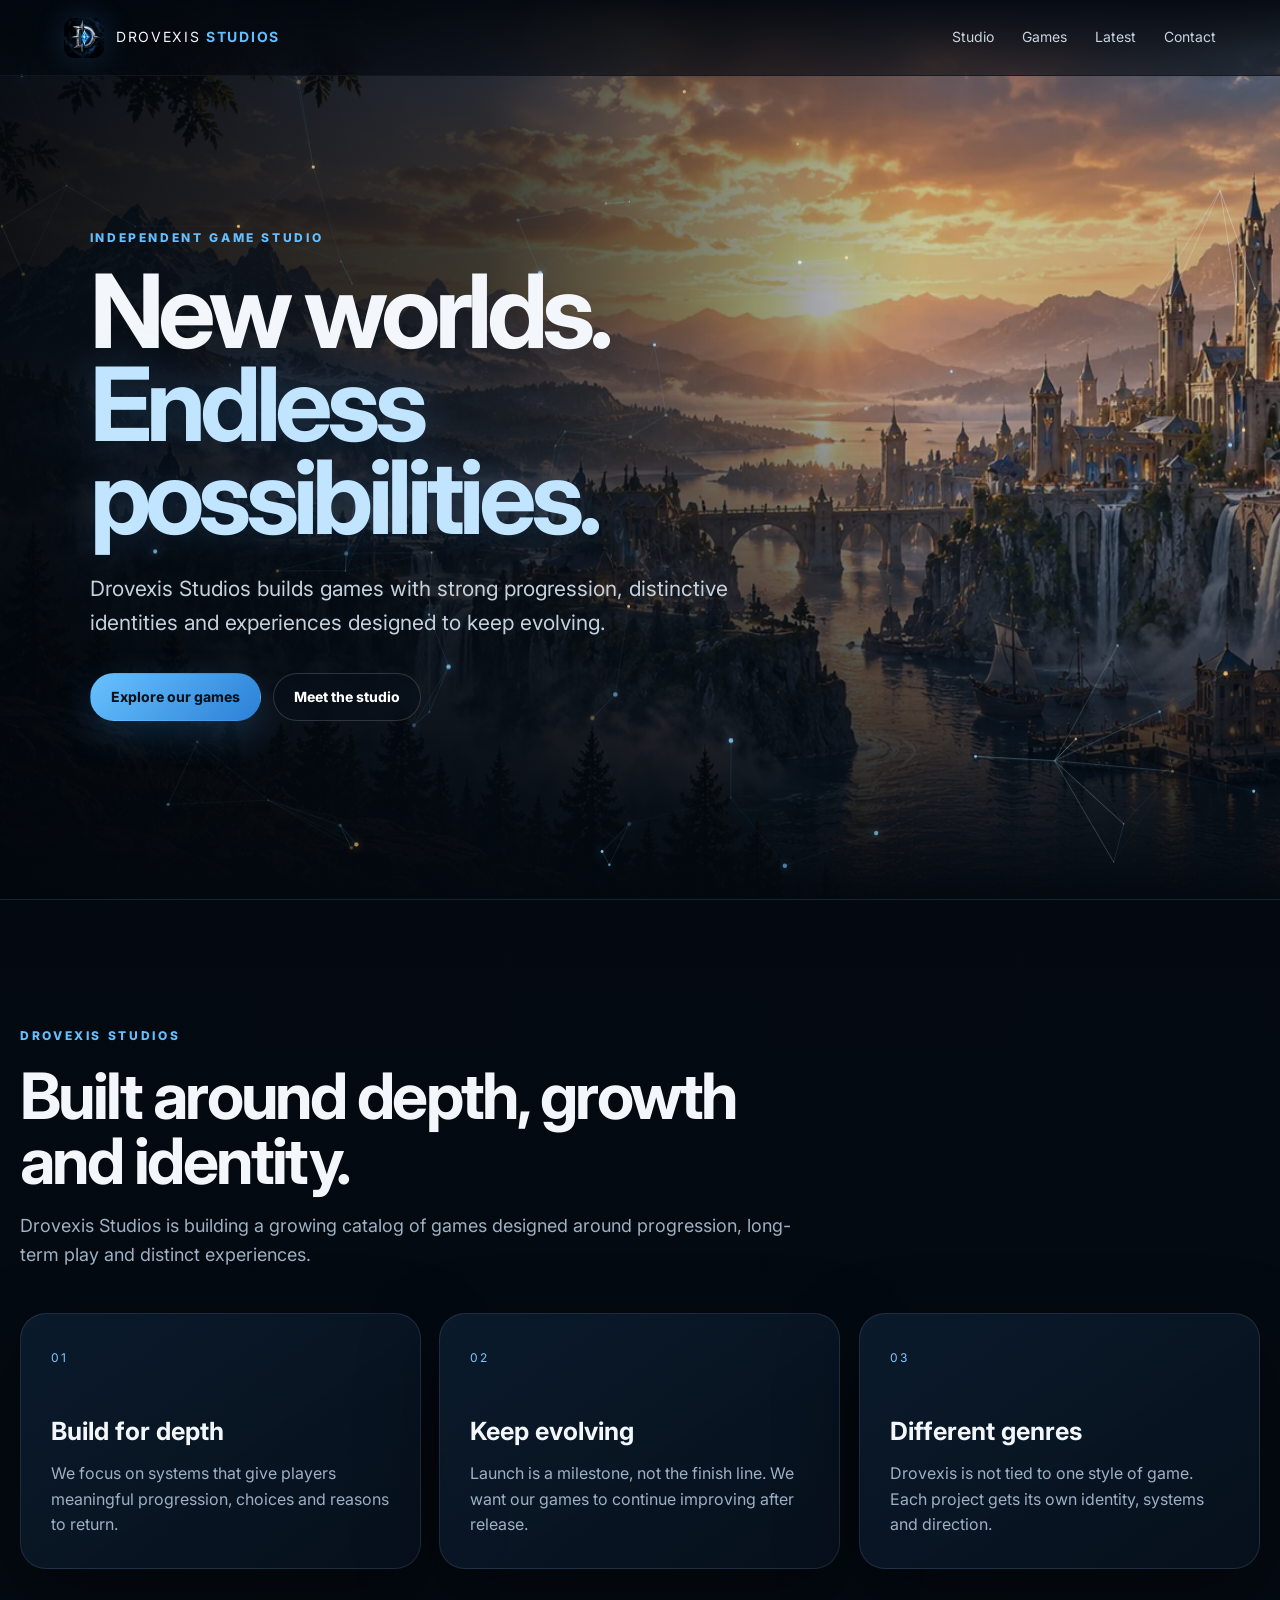
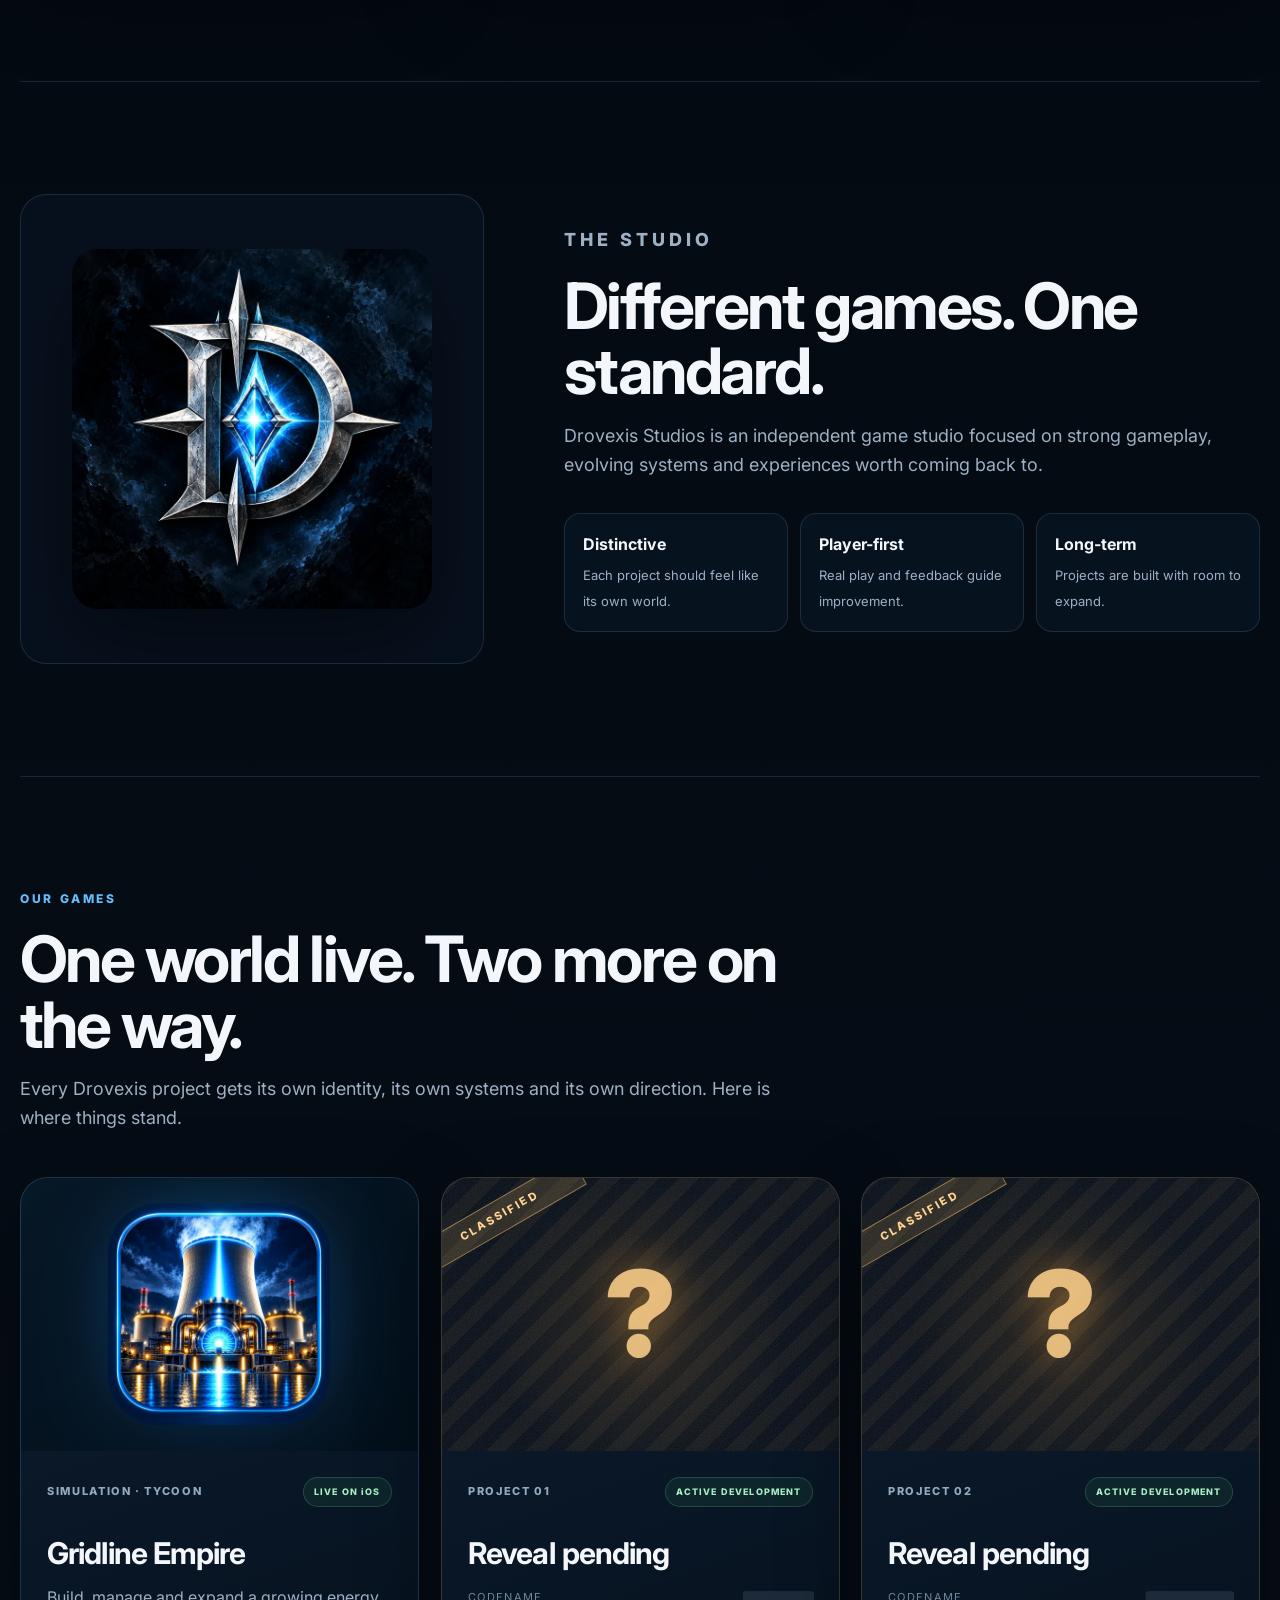
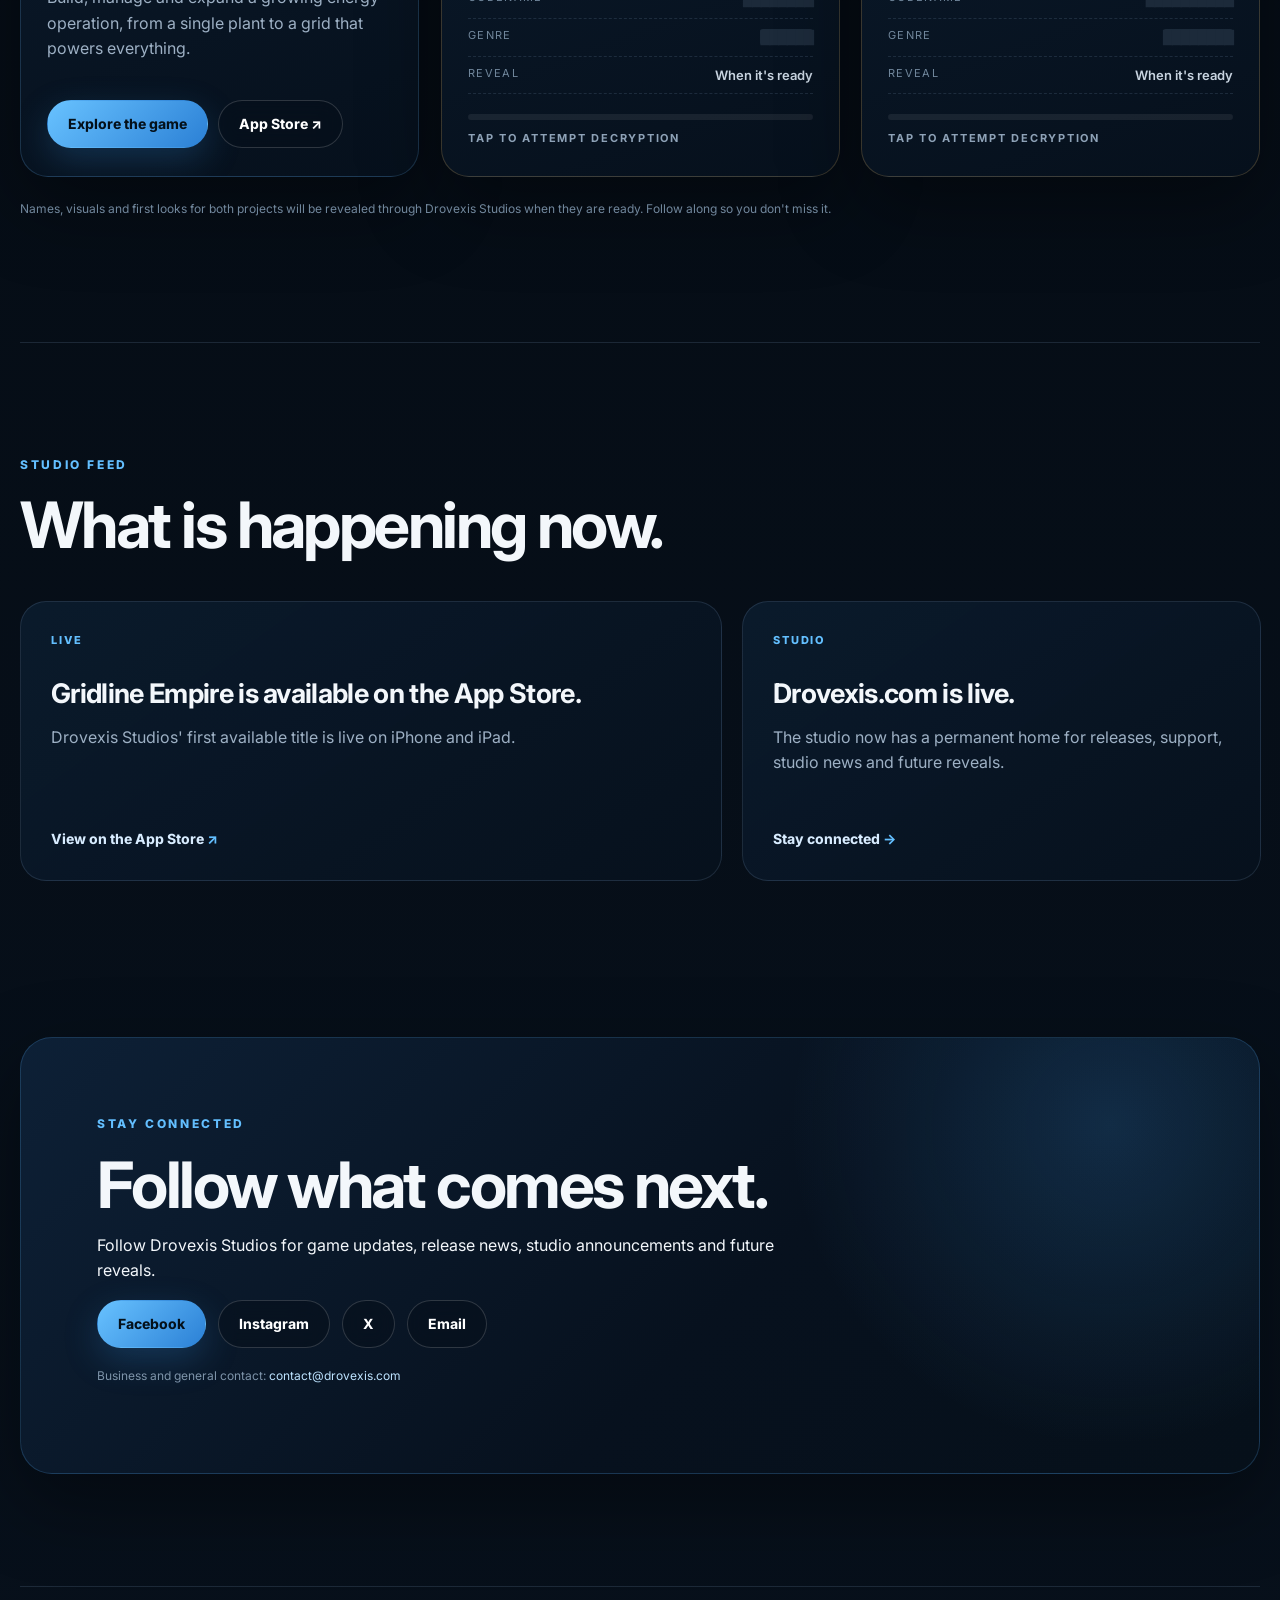
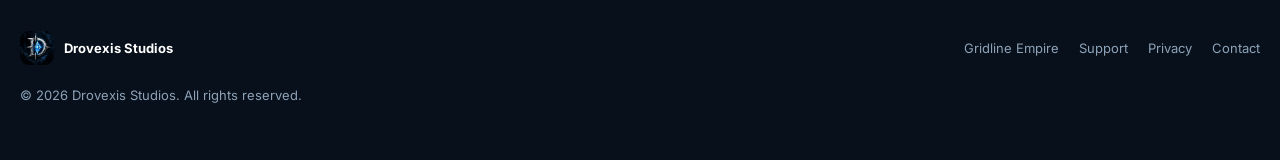
<file: index.html>
<!doctype html>
<html lang="en">
<head>
  <meta charset="utf-8" />
  <meta name="viewport" content="width=device-width, initial-scale=1" />
  <title>Drovexis Studios | New Worlds. Endless Possibilities.</title>
  <meta name="description" content="Drovexis Studios is an independent game studio building distinctive games with strong progression, lasting depth and room to grow." />
  <meta name="theme-color" content="#06101a" />
  <link rel="canonical" href="https://drovexis.com/" />
  <meta property="og:title" content="Drovexis Studios" />
  <meta property="og:description" content="Explore Drovexis Studios, Gridline Empire, studio news and future releases." />
  <meta property="og:type" content="website" />
  <meta property="og:url" content="https://drovexis.com/" />
  <meta property="og:image" content="https://drovexis.com/assets/drovexis-share.jpg" />
  <meta name="twitter:card" content="summary_large_image" />
  <meta name="twitter:site" content="@DrovexisStudios" />
  <meta name="twitter:image" content="https://drovexis.com/assets/drovexis-share.jpg" />
  <link rel="icon" type="image/png" href="assets/favicon-64.png" />
  <link rel="apple-touch-icon" href="assets/apple-touch-icon.png" />
  <link rel="preconnect" href="https://fonts.googleapis.com" />
  <link rel="preconnect" href="https://fonts.gstatic.com" crossorigin />
  <link rel="stylesheet" href="https://fonts.googleapis.com/css2?family=Inter:wght@400;600;700;800;900&display=swap" />
  <script>document.documentElement.classList.add('js')</script>
  <link rel="stylesheet" href="styles.css" />
  <script type="application/ld+json">
  {
    "@context": "https://schema.org",
    "@type": "Organization",
    "name": "Drovexis Studios",
    "url": "https://drovexis.com/",
    "logo": "https://drovexis.com/assets/drovexis-logo.png",
    "sameAs": [
      "https://www.facebook.com/drovexis",
      "https://www.instagram.com/drovexisstudio/",
      "https://x.com/DrovexisStudios"
    ],
    "email": "contact@drovexis.com"
  }
  </script>
</head>
<body>
  <a class="skip-link" href="#main">Skip to content</a>

  <header class="site-header" id="top">
    <a class="brand" href="#top" aria-label="Drovexis Studios home">
      <img src="assets/drovexis-logo.webp" alt="Drovexis Studios emblem" width="40" height="40" />
      <span>DROVEXIS <b>STUDIOS</b></span>
    </a>
    <button class="nav-toggle" aria-expanded="false" aria-controls="site-nav" aria-label="Open navigation">☰</button>
    <nav id="site-nav" class="site-nav" aria-label="Primary navigation">
      <a href="#studio">Studio</a>
      <a href="#games">Games</a>
      <a href="#latest">Latest</a>
      <a href="#contact">Contact</a>
    </nav>
  </header>

  <main id="main">
    <section class="hero" aria-labelledby="hero-title">
      <canvas class="fx-canvas" data-fx="embers" aria-hidden="true"></canvas>
      <img class="hero-bg" src="assets/drovexis-hero.webp" width="1942" height="809" fetchpriority="high" alt="A vast cinematic city and mountain landscape at sunrise" />
      <div class="hero-shade"></div>
      <div class="hero-content reveal">
        <p class="eyebrow">INDEPENDENT GAME STUDIO</p>
        <h1 id="hero-title">New worlds.<br /><span>Endless possibilities.</span></h1>
        <p class="hero-copy">Drovexis Studios builds games with strong progression, distinctive identities and experiences designed to keep evolving.</p>
        <div class="hero-actions">
          <a class="button button-primary" href="#games">Explore our games</a>
          <a class="button button-ghost" href="#studio">Meet the studio</a>
        </div>
      </div>
    </section>

    <section class="section studio-intro" aria-labelledby="intro-title">
      <div class="section-heading reveal">
        <p class="eyebrow">DROVEXIS STUDIOS</p>
        <h2 id="intro-title">Built around depth, growth and identity.</h2>
        <p>Drovexis Studios is building a growing catalog of games designed around progression, long-term play and distinct experiences.</p>
      </div>
      <div class="intro-grid">
        <article class="info-panel tilt reveal" data-tilt>
          <span class="panel-number">01</span>
          <h3>Build for depth</h3>
          <p>We focus on systems that give players meaningful progression, choices and reasons to return.</p>
        </article>
        <article class="info-panel tilt reveal" data-tilt>
          <span class="panel-number">02</span>
          <h3>Keep evolving</h3>
          <p>Launch is a milestone, not the finish line. We want our games to continue improving after release.</p>
        </article>
        <article class="info-panel tilt reveal" data-tilt>
          <span class="panel-number">03</span>
          <h3>Different genres</h3>
          <p>Drovexis is not tied to one style of game. Each project gets its own identity, systems and direction.</p>
        </article>
      </div>
    </section>

    <section class="section split-section" id="studio" aria-labelledby="studio-title">
      <div class="about-mark tilt reveal" data-tilt aria-hidden="true">
        <img src="assets/drovexis-logo.webp" alt="" width="760" height="760" loading="lazy" />
      </div>
      <div class="about-copy reveal">
        <p class="eyebrow">THE STUDIO</p>
        <h2 id="studio-title">Different games. One standard.</h2>
        <p>Drovexis Studios is an independent game studio focused on strong gameplay, evolving systems and experiences worth coming back to.</p>
        <div class="values">
          <div><strong>Distinctive</strong><span>Each project should feel like its own world.</span></div>
          <div><strong>Player-first</strong><span>Real play and feedback guide improvement.</span></div>
          <div><strong>Long-term</strong><span>Projects are built with room to expand.</span></div>
        </div>
      </div>
    </section>

    <section class="section games-lineup" id="games" aria-labelledby="games-title">
      <span id="development" class="anchor-alias" aria-hidden="true"></span>
      <div class="section-heading reveal">
        <p class="eyebrow">OUR GAMES</p>
        <h2 id="games-title">One world live. Two more on the way.</h2>
        <p>Every Drovexis project gets its own identity, its own systems and its own direction. Here is where things stand.</p>
      </div>

      <div class="lineup-grid">
        <article class="game-card tilt reveal" data-tilt>
          <div class="game-card-art">
            <img src="assets/gridline-empire-icon.webp" alt="Gridline Empire app icon" width="900" height="900" loading="lazy" />
          </div>
          <div class="game-card-body">
            <div class="project-topline"><span>SIMULATION · TYCOON</span><span class="status-badge status-live">LIVE ON iOS</span></div>
            <h3>Gridline Empire</h3>
            <p>Build, manage and expand a growing energy operation, from a single plant to a grid that powers everything.</p>
            <div class="card-actions">
              <a class="button button-primary" href="gridline-empire.html">Explore the game</a>
              <a class="button button-ghost" href="https://apps.apple.com/us/app/gridline-empire/id6809161844" target="_blank" rel="noopener">App Store ↗</a>
            </div>
          </div>
        </article>

        <article class="game-card classified tilt reveal" data-tilt data-classified tabindex="0" role="button" aria-label="Project 01, classified. Tap to attempt decryption.">
          <div class="classified-art" aria-hidden="true">
            <div class="classified-noise"></div>
            <span class="classified-stamp">CLASSIFIED</span>
            <span class="classified-q">?</span>
          </div>
          <div class="game-card-body">
            <div class="project-topline"><span>PROJECT 01</span><span class="status-badge">ACTIVE DEVELOPMENT</span></div>
            <h3 class="scramble" data-text="Reveal pending">Reveal pending</h3>
            <dl class="file-lines">
              <div><dt>Codename</dt><dd><span class="redact">████████</span></dd></div>
              <div><dt>Genre</dt><dd><span class="redact">██████</span></dd></div>
              <div><dt>Reveal</dt><dd>When it's ready</dd></div>
            </dl>
            <div class="decrypt"><div class="decrypt-bar"><span></span></div><p class="decrypt-msg">Tap to attempt decryption</p></div>
          </div>
        </article>

        <article class="game-card classified tilt reveal" data-tilt data-classified tabindex="0" role="button" aria-label="Project 02, classified. Tap to attempt decryption.">
          <div class="classified-art" aria-hidden="true">
            <div class="classified-noise"></div>
            <span class="classified-stamp">CLASSIFIED</span>
            <span class="classified-q">?</span>
          </div>
          <div class="game-card-body">
            <div class="project-topline"><span>PROJECT 02</span><span class="status-badge">ACTIVE DEVELOPMENT</span></div>
            <h3 class="scramble" data-text="Reveal pending">Reveal pending</h3>
            <dl class="file-lines">
              <div><dt>Codename</dt><dd><span class="redact">██████████</span></dd></div>
              <div><dt>Genre</dt><dd><span class="redact">████████</span></dd></div>
              <div><dt>Reveal</dt><dd>When it's ready</dd></div>
            </dl>
            <div class="decrypt"><div class="decrypt-bar"><span></span></div><p class="decrypt-msg">Tap to attempt decryption</p></div>
          </div>
        </article>
      </div>
      <p class="development-note reveal">Names, visuals and first looks for both projects will be revealed through Drovexis Studios when they are ready. Follow along so you don't miss it.</p>
    </section>

    <section class="section latest" id="latest" aria-labelledby="latest-title">
      <div class="section-heading reveal">
        <p class="eyebrow">STUDIO FEED</p>
        <h2 id="latest-title">What is happening now.</h2>
      </div>
      <div class="latest-grid">
        <article class="news-card tilt reveal" data-tilt>
          <span class="news-tag">LIVE</span>
          <h3>Gridline Empire is available on the App Store.</h3>
          <p>Drovexis Studios' first available title is live on iPhone and iPad.</p>
          <a class="text-link" href="https://apps.apple.com/us/app/gridline-empire/id6809161844" target="_blank" rel="noopener">View on the App Store <span>↗</span></a>
        </article>
        <article class="news-card tilt reveal" data-tilt>
          <span class="news-tag">STUDIO</span>
          <h3>Drovexis.com is live.</h3>
          <p>The studio now has a permanent home for releases, support, studio news and future reveals.</p>
          <a class="text-link" href="#contact">Stay connected <span>→</span></a>
        </article>
      </div>
    </section>

    <section class="section contact" id="contact" aria-labelledby="contact-title">
      <div class="contact-panel reveal">
        <div>
          <p class="eyebrow">STAY CONNECTED</p>
          <h2 id="contact-title">Follow what comes next.</h2>
          <p>Follow Drovexis Studios for game updates, release news, studio announcements and future reveals.</p>
        </div>
        <div class="social-row">
          <a class="button button-primary" href="https://www.facebook.com/drovexis" target="_blank" rel="noopener">Facebook</a>
          <a class="button button-ghost" href="https://www.instagram.com/drovexisstudio/" target="_blank" rel="noopener">Instagram</a>
          <a class="button button-ghost" href="https://x.com/DrovexisStudios" target="_blank" rel="noopener">X</a>
          <a class="button button-ghost" href="mailto:contact@drovexis.com">Email</a>
        </div>
        <p class="microcopy">Business and general contact: <a href="mailto:contact@drovexis.com">contact@drovexis.com</a></p>
      </div>
    </section>
  </main>

  <footer class="site-footer">
    <div class="footer-brand">
      <img src="assets/drovexis-logo.webp" alt="" width="34" height="34" />
      <span>Drovexis Studios</span>
    </div>
    <div class="footer-links">
      <a href="gridline-empire.html">Gridline Empire</a>
      <a href="support.html">Support</a>
      <a href="privacy.html">Privacy</a>
      <a href="mailto:contact@drovexis.com">Contact</a>
    </div>
    <p>© <span id="year"></span> Drovexis Studios. All rights reserved.</p>
  </footer>

  <script src="script.js"></script>
</body>
</html>
</file>
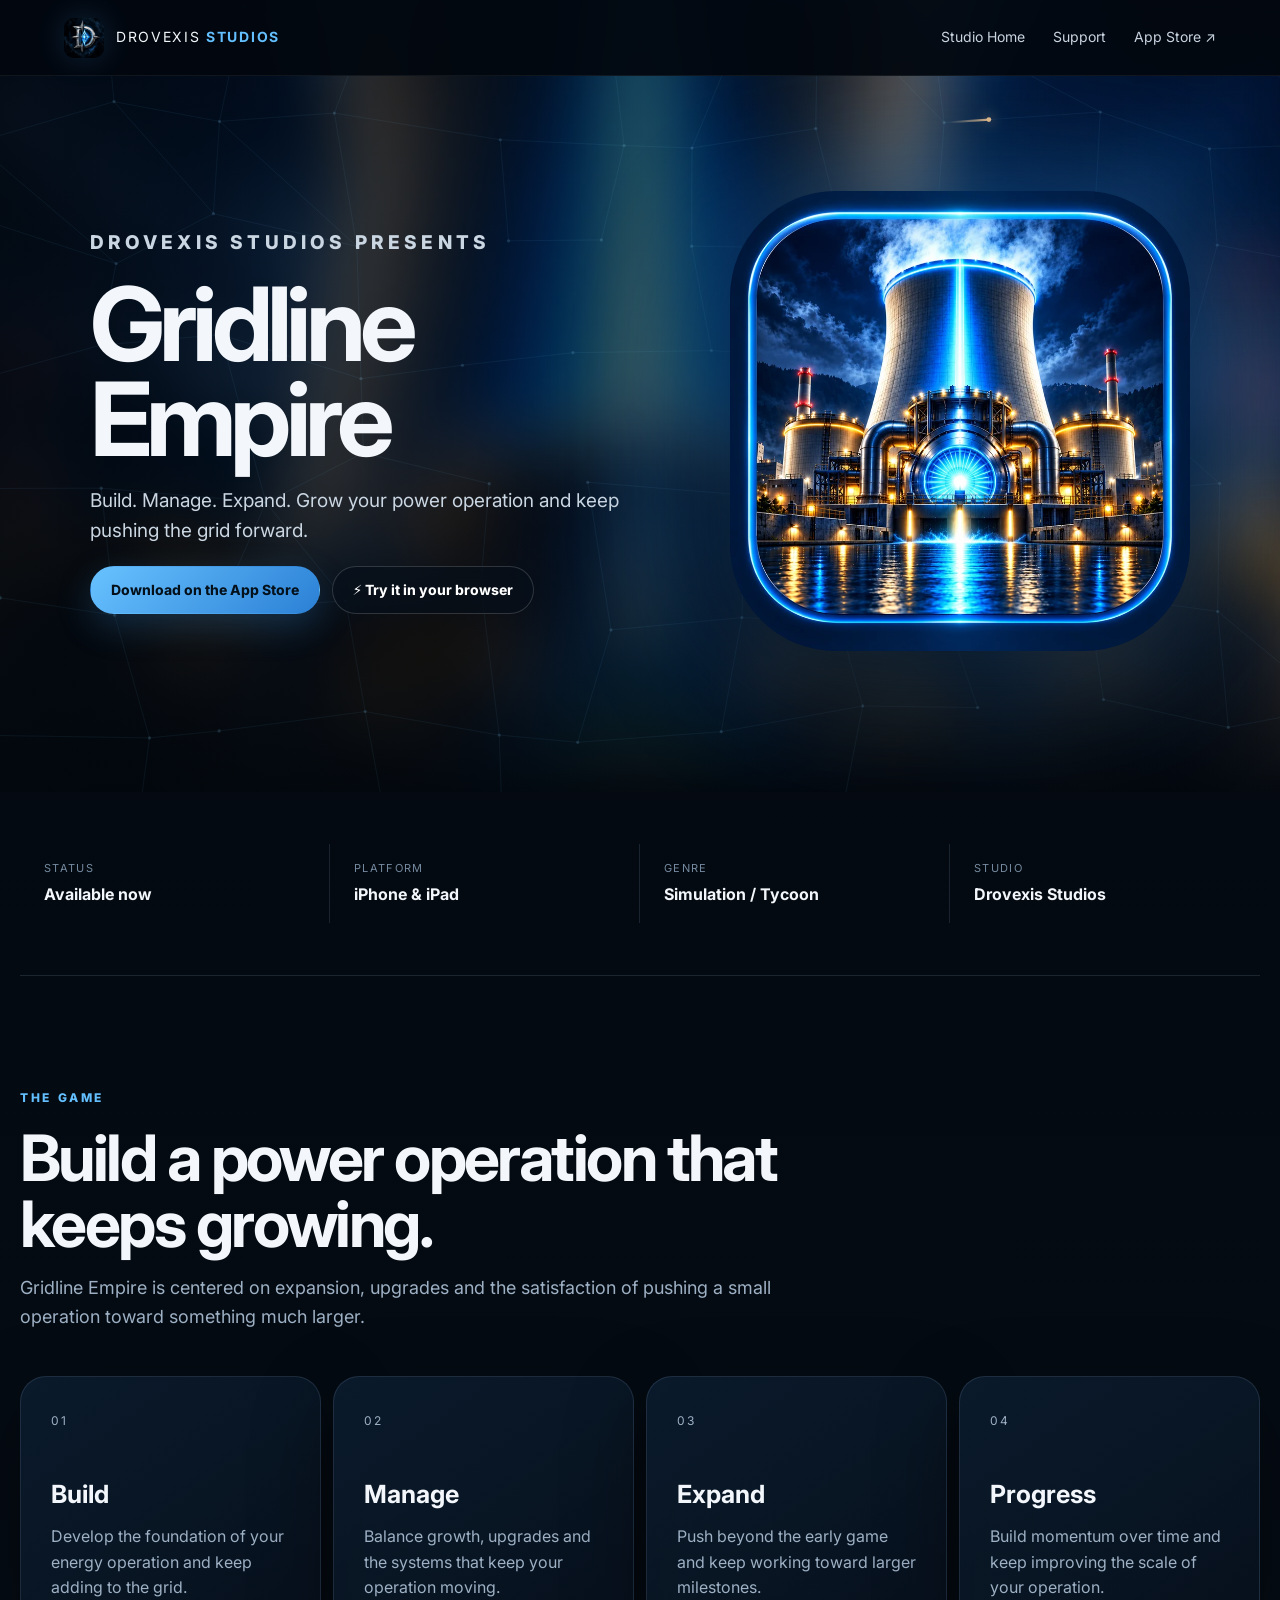
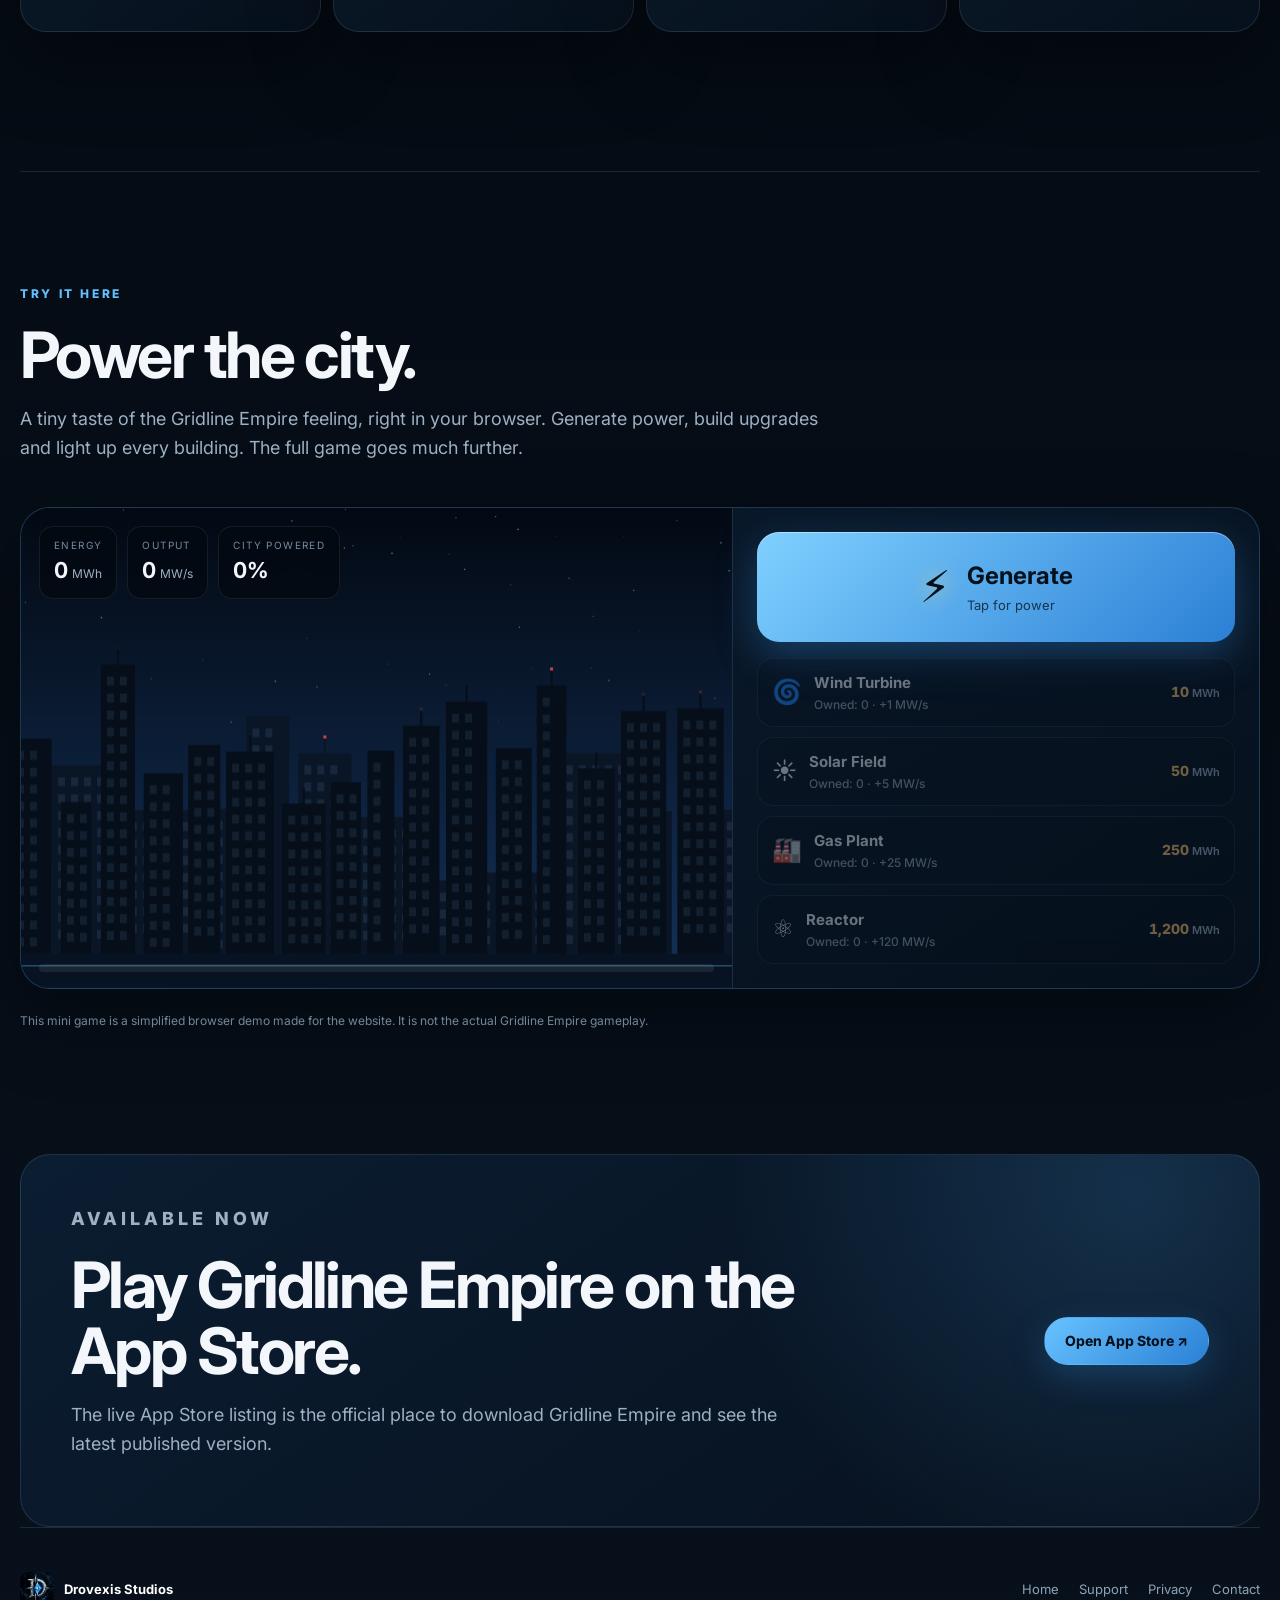
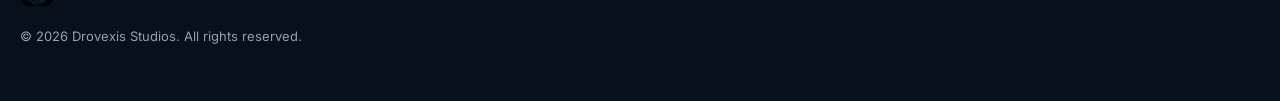
<file: gridline-empire.html>
<!doctype html>
<html lang="en">
<head>
  <meta charset="utf-8" />
  <meta name="viewport" content="width=device-width, initial-scale=1" />
  <title>Gridline Empire | Drovexis Studios</title>
  <meta name="description" content="Gridline Empire is a mobile simulation and tycoon game from Drovexis Studios. Build, manage and expand your growing power operation." />
  <meta name="theme-color" content="#06101a" />
  <link rel="canonical" href="https://drovexis.com/gridline-empire.html" />
  <meta property="og:title" content="Gridline Empire | Drovexis Studios" />
  <meta property="og:description" content="Build, manage and expand your power operation. Gridline Empire is available now on the App Store." />
  <meta property="og:type" content="website" />
  <meta property="og:url" content="https://drovexis.com/gridline-empire.html" />
  <meta property="og:image" content="https://drovexis.com/assets/gridline-empire-share.jpg" />
  <meta name="twitter:card" content="summary_large_image" />
  <meta name="twitter:site" content="@DrovexisStudios" />
  <meta name="twitter:image" content="https://drovexis.com/assets/gridline-empire-share.jpg" />
  <link rel="icon" type="image/png" href="assets/favicon-64.png" />
  <link rel="apple-touch-icon" href="assets/apple-touch-icon.png" />
  <link rel="preconnect" href="https://fonts.googleapis.com" />
  <link rel="preconnect" href="https://fonts.gstatic.com" crossorigin />
  <link rel="stylesheet" href="https://fonts.googleapis.com/css2?family=Inter:wght@400;600;700;800;900&display=swap" />
  <script>document.documentElement.classList.add('js')</script>
  <link rel="stylesheet" href="styles.css" />
  <script type="application/ld+json">
  {
    "@context": "https://schema.org",
    "@type": "VideoGame",
    "name": "Gridline Empire",
    "url": "https://drovexis.com/gridline-empire.html",
    "image": "https://drovexis.com/assets/gridline-empire-icon.png",
    "gamePlatform": "iOS",
    "applicationCategory": "Game",
    "publisher": {
      "@type": "Organization",
      "name": "Drovexis Studios",
      "url": "https://drovexis.com/"
    },
    "sameAs": "https://apps.apple.com/us/app/gridline-empire/id6809161844"
  }
  </script>
</head>
<body>
  <header class="site-header compact-header">
    <a class="brand" href="index.html" aria-label="Drovexis Studios home">
      <img src="assets/drovexis-logo.webp" alt="Drovexis Studios emblem" width="40" height="40" />
      <span>DROVEXIS <b>STUDIOS</b></span>
    </a>
    <button class="nav-toggle" aria-expanded="false" aria-controls="site-nav" aria-label="Open navigation">☰</button>
    <nav id="site-nav" class="site-nav" aria-label="Game navigation">
      <a href="index.html">Studio Home</a>
      <a href="support.html">Support</a>
      <a href="https://apps.apple.com/us/app/gridline-empire/id6809161844" target="_blank" rel="noopener">App Store ↗</a>
    </nav>
  </header>

  <main>
    <section class="game-detail-hero icon-hero">
      <div class="icon-hero-bg" aria-hidden="true"></div>
      <canvas class="fx-canvas" data-fx="grid" aria-hidden="true"></canvas>
      <div class="game-detail-shade"></div>
      <div class="game-detail-content reveal">
        <img class="game-detail-icon" src="assets/gridline-empire-icon.webp" alt="Gridline Empire app icon" width="116" height="116" />
        <p class="eyebrow">DROVEXIS STUDIOS PRESENTS</p>
        <h1>Gridline Empire</h1>
        <p>Build. Manage. Expand. Grow your power operation and keep pushing the grid forward.</p>
        <div class="hero-actions">
          <a class="button button-primary" href="https://apps.apple.com/us/app/gridline-empire/id6809161844" target="_blank" rel="noopener">Download on the App Store</a>
          <a class="button button-ghost" href="#play">⚡ Try it in your browser</a>
        </div>
      </div>
      <div class="icon-hero-art tilt reveal" data-tilt data-tilt-max="14" aria-hidden="true">
        <img src="assets/gridline-empire-icon.webp" alt="" width="900" height="900" fetchpriority="high" />
      </div>
    </section>

    <section class="section game-facts reveal" aria-label="Gridline Empire facts">
      <div><span>Status</span><strong>Available now</strong></div>
      <div><span>Platform</span><strong>iPhone & iPad</strong></div>
      <div><span>Genre</span><strong>Simulation / Tycoon</strong></div>
      <div><span>Studio</span><strong>Drovexis Studios</strong></div>
    </section>

    <section class="section">
      <div class="section-heading reveal">
        <p class="eyebrow">THE GAME</p>
        <h2>Build a power operation that keeps growing.</h2>
        <p>Gridline Empire is centered on expansion, upgrades and the satisfaction of pushing a small operation toward something much larger.</p>
      </div>
      <div class="feature-grid feature-grid-large">
        <article class="info-panel tilt reveal" data-tilt><span class="panel-number">01</span><h3>Build</h3><p>Develop the foundation of your energy operation and keep adding to the grid.</p></article>
        <article class="info-panel tilt reveal" data-tilt><span class="panel-number">02</span><h3>Manage</h3><p>Balance growth, upgrades and the systems that keep your operation moving.</p></article>
        <article class="info-panel tilt reveal" data-tilt><span class="panel-number">03</span><h3>Expand</h3><p>Push beyond the early game and keep working toward larger milestones.</p></article>
        <article class="info-panel tilt reveal" data-tilt><span class="panel-number">04</span><h3>Progress</h3><p>Build momentum over time and keep improving the scale of your operation.</p></article>
      </div>
    </section>

    <section class="section mini-game-section" id="play" aria-labelledby="play-title">
      <div class="section-heading reveal">
        <p class="eyebrow">TRY IT HERE</p>
        <h2 id="play-title">Power the city.</h2>
        <p>A tiny taste of the Gridline Empire feeling, right in your browser. Generate power, build upgrades and light up every building. The full game goes much further.</p>
      </div>

      <div class="mini-game reveal" data-minigame>
        <div class="mg-stage">
          <canvas class="mg-canvas" aria-label="City skyline that lights up as you supply more power" role="img"></canvas>
          <div class="mg-hud">
            <div><span>Energy</span><strong data-mg="energy">0</strong><small>MWh</small></div>
            <div><span>Output</span><strong data-mg="rate">0</strong><small>MW/s</small></div>
            <div><span>City powered</span><strong data-mg="pct">0%</strong></div>
          </div>
          <div class="mg-progress" aria-hidden="true"><span data-mg="bar"></span></div>
        </div>

        <div class="mg-controls">
          <button class="mg-generate" type="button" data-mg="tap">
            <span class="mg-bolt" aria-hidden="true">⚡</span>
            <span><b>Generate</b><small>Tap for power</small></span>
          </button>
          <div class="mg-shop" role="list">
            <button class="mg-item" type="button" role="listitem" data-buy="turbine"><span class="mg-ico" aria-hidden="true">🌀</span><span class="mg-name">Wind Turbine<small data-own="turbine">Owned: 0</small></span><span class="mg-cost" data-cost="turbine">10</span></button>
            <button class="mg-item" type="button" role="listitem" data-buy="solar"><span class="mg-ico" aria-hidden="true">☀️</span><span class="mg-name">Solar Field<small data-own="solar">Owned: 0</small></span><span class="mg-cost" data-cost="solar">50</span></button>
            <button class="mg-item" type="button" role="listitem" data-buy="gas"><span class="mg-ico" aria-hidden="true">🏭</span><span class="mg-name">Gas Plant<small data-own="gas">Owned: 0</small></span><span class="mg-cost" data-cost="gas">250</span></button>
            <button class="mg-item" type="button" role="listitem" data-buy="reactor"><span class="mg-ico" aria-hidden="true">⚛️</span><span class="mg-name">Reactor<small data-own="reactor">Owned: 0</small></span><span class="mg-cost" data-cost="reactor">1,200</span></button>
          </div>
        </div>

        <div class="mg-win" data-mg="win" hidden>
          <div class="mg-win-card">
            <p class="eyebrow">CITY POWERED</p>
            <h3>You lit up the whole city.</h3>
            <p>Finished in <b data-mg="time">0s</b>. That was the warm-up. In Gridline Empire, this is where your empire starts.</p>
            <div class="hero-actions">
              <a class="button button-primary" href="https://apps.apple.com/us/app/gridline-empire/id6809161844" target="_blank" rel="noopener">Get the full game ↗</a>
              <button class="button button-ghost" type="button" data-mg="reset">Play again</button>
            </div>
          </div>
        </div>
      </div>
      <p class="development-note reveal">This mini game is a simplified browser demo made for the website. It is not the actual Gridline Empire gameplay.</p>
    </section>

    <section class="section release-panel reveal">
      <div>
        <p class="eyebrow">AVAILABLE NOW</p>
        <h2>Play Gridline Empire on the App Store.</h2>
        <p>The live App Store listing is the official place to download Gridline Empire and see the latest published version.</p>
      </div>
      <a class="button button-primary" href="https://apps.apple.com/us/app/gridline-empire/id6809161844" target="_blank" rel="noopener">Open App Store ↗</a>
    </section>
  </main>

  <footer class="site-footer">
    <div class="footer-brand"><img src="assets/drovexis-logo.webp" alt="" width="34" height="34" /><span>Drovexis Studios</span></div>
    <div class="footer-links"><a href="index.html">Home</a><a href="support.html">Support</a><a href="privacy.html">Privacy</a><a href="mailto:contact@drovexis.com">Contact</a></div>
    <p>© <span id="year"></span> Drovexis Studios. All rights reserved.</p>
  </footer>
  <script src="script.js"></script>
</body>
</html>
</file>
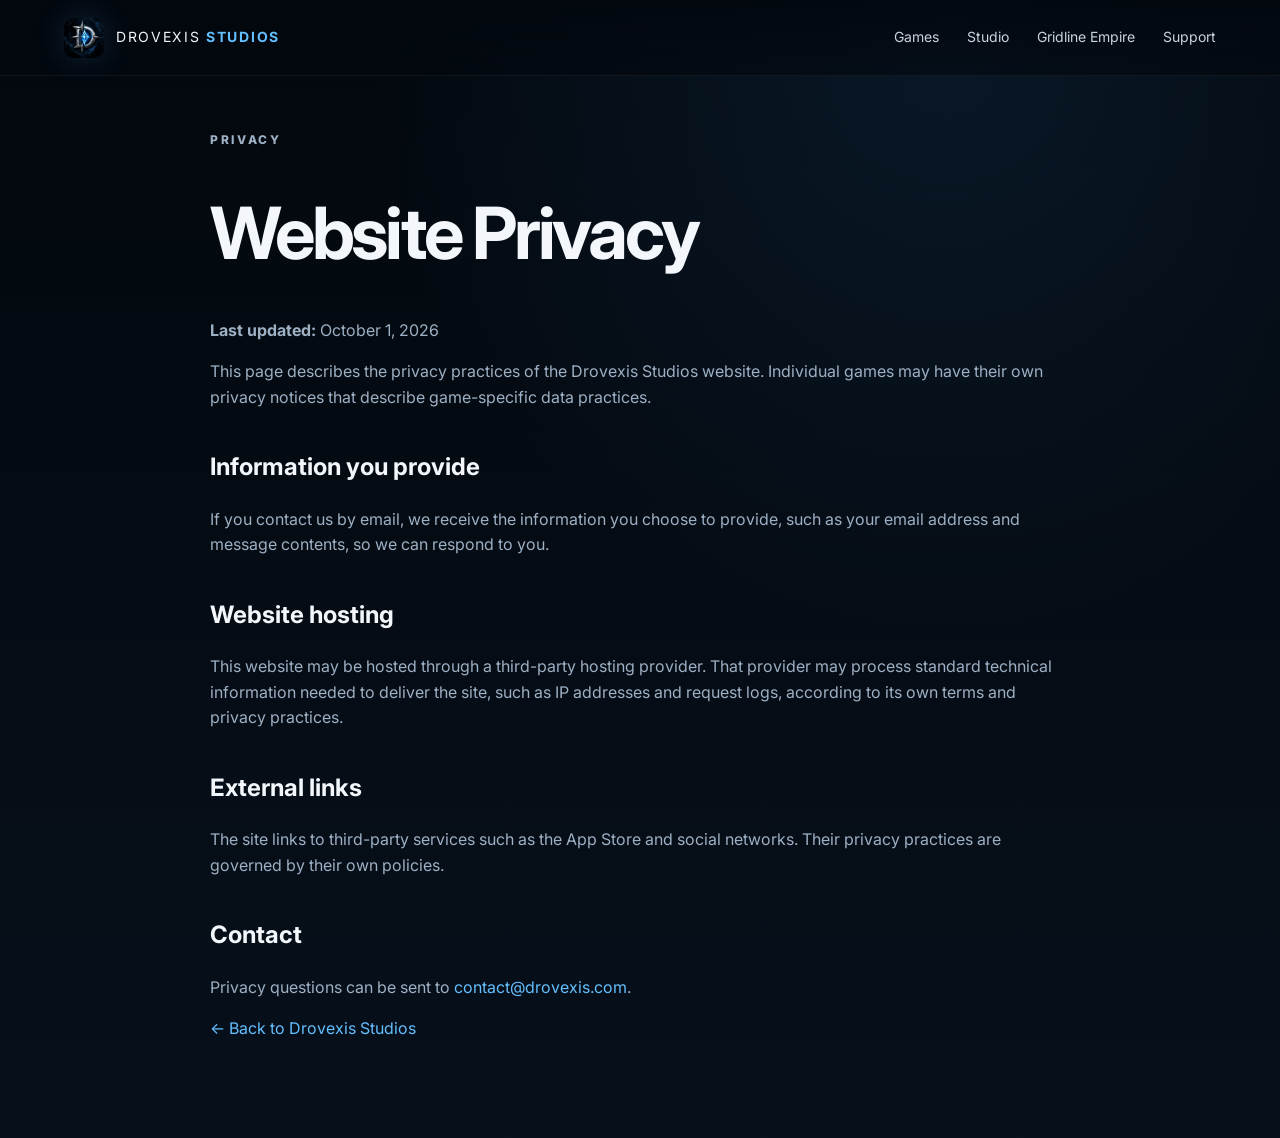
<file: privacy.html>
<!doctype html>
<html lang="en">
<head>
  <meta charset="utf-8" />
  <meta name="viewport" content="width=device-width, initial-scale=1" />
  <title>Privacy | Drovexis Studios</title>
  <meta name="description" content="Website privacy information for Drovexis Studios." />
  <link rel="icon" type="image/png" href="assets/favicon-64.png" />
  <link rel="apple-touch-icon" href="assets/apple-touch-icon.png" />
  <link rel="preconnect" href="https://fonts.googleapis.com" />
  <link rel="preconnect" href="https://fonts.gstatic.com" crossorigin />
  <link rel="stylesheet" href="https://fonts.googleapis.com/css2?family=Inter:wght@400;600;700;800;900&display=swap" />
  <script>document.documentElement.classList.add('js')</script>
  <link rel="stylesheet" href="styles.css" />
</head>
<body>
  <header class="site-header">
    <a class="brand" href="index.html"><img src="assets/drovexis-logo.webp" alt="Drovexis Studios emblem" width="40" height="40" /><span>DROVEXIS <b>STUDIOS</b></span></a>
    <button class="nav-toggle" aria-expanded="false" aria-controls="site-nav" aria-label="Open navigation">☰</button>
    <nav id="site-nav" class="site-nav" aria-label="Primary navigation"><a href="index.html#games">Games</a><a href="index.html#studio">Studio</a><a href="gridline-empire.html">Gridline Empire</a><a href="support.html">Support</a></nav>
  </header>
  <main class="legal-page">
    <p class="eyebrow">PRIVACY</p>
    <h1>Website Privacy</h1>
    <p><strong>Last updated:</strong> October 1, 2026</p>
    <p>This page describes the privacy practices of the Drovexis Studios website. Individual games may have their own privacy notices that describe game-specific data practices.</p>
    <h2>Information you provide</h2>
    <p>If you contact us by email, we receive the information you choose to provide, such as your email address and message contents, so we can respond to you.</p>
    <h2>Website hosting</h2>
    <p>This website may be hosted through a third-party hosting provider. That provider may process standard technical information needed to deliver the site, such as IP addresses and request logs, according to its own terms and privacy practices.</p>
    <h2>External links</h2>
    <p>The site links to third-party services such as the App Store and social networks. Their privacy practices are governed by their own policies.</p>
    <h2>Contact</h2>
    <p>Privacy questions can be sent to <a href="mailto:contact@drovexis.com">contact@drovexis.com</a>.</p>
    <p><a href="index.html">← Back to Drovexis Studios</a></p>
  </main>
  <script src="script.js"></script>
</body>
</html>
</file>
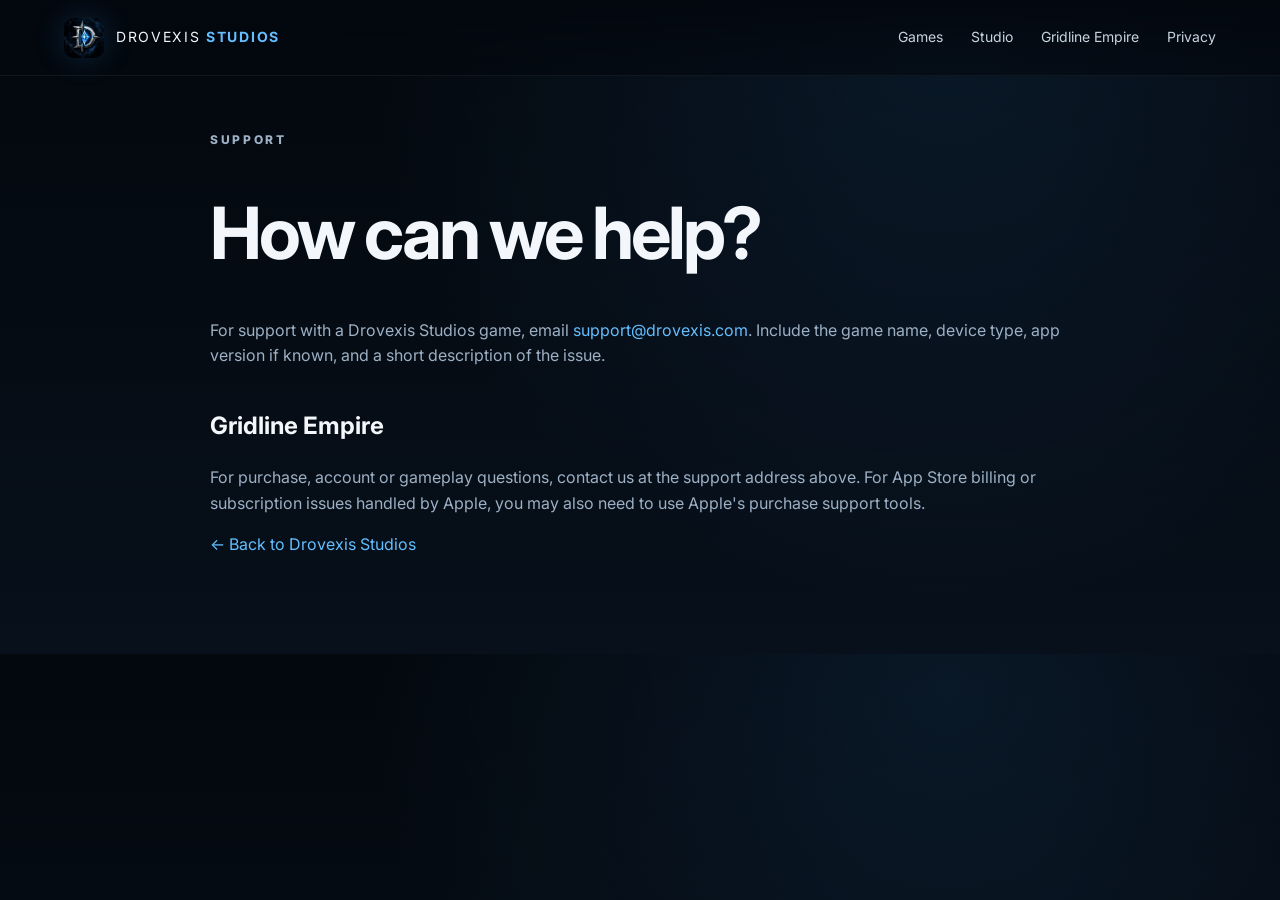
<file: support.html>
<!doctype html>
<html lang="en">
<head>
  <meta charset="utf-8" />
  <meta name="viewport" content="width=device-width, initial-scale=1" />
  <title>Support | Drovexis Studios</title>
  <meta name="description" content="Support and contact information for Drovexis Studios games." />
  <link rel="icon" type="image/png" href="assets/favicon-64.png" />
  <link rel="apple-touch-icon" href="assets/apple-touch-icon.png" />
  <link rel="preconnect" href="https://fonts.googleapis.com" />
  <link rel="preconnect" href="https://fonts.gstatic.com" crossorigin />
  <link rel="stylesheet" href="https://fonts.googleapis.com/css2?family=Inter:wght@400;600;700;800;900&display=swap" />
  <script>document.documentElement.classList.add('js')</script>
  <link rel="stylesheet" href="styles.css" />
</head>
<body>
  <header class="site-header">
    <a class="brand" href="index.html"><img src="assets/drovexis-logo.webp" alt="Drovexis Studios emblem" width="40" height="40" /><span>DROVEXIS <b>STUDIOS</b></span></a>
    <button class="nav-toggle" aria-expanded="false" aria-controls="site-nav" aria-label="Open navigation">☰</button>
    <nav id="site-nav" class="site-nav" aria-label="Primary navigation"><a href="index.html#games">Games</a><a href="index.html#studio">Studio</a><a href="gridline-empire.html">Gridline Empire</a><a href="privacy.html">Privacy</a></nav>
  </header>
  <main class="legal-page">
    <p class="eyebrow">SUPPORT</p>
    <h1>How can we help?</h1>
    <p>For support with a Drovexis Studios game, email <a href="mailto:support@drovexis.com">support@drovexis.com</a>. Include the game name, device type, app version if known, and a short description of the issue.</p>
    <h2>Gridline Empire</h2>
    <p>For purchase, account or gameplay questions, contact us at the support address above. For App Store billing or subscription issues handled by Apple, you may also need to use Apple's purchase support tools.</p>
    <p><a href="index.html">← Back to Drovexis Studios</a></p>
  </main>
  <script src="script.js"></script>
</body>
</html>
</file>
<file: styles.css>
:root {
  --bg:#040a11; --bg2:#07111d; --panel:rgba(11,25,42,.82); --panel-solid:#0a1727;
  --text:#f3f7fb; --muted:#9db0c4; --line:rgba(153,190,226,.15); --blue:#63bfff;
  --blue2:#287cca; --gold:#ffc56a; --green:#85deb0; --shadow:0 28px 80px rgba(0,0,0,.38);
  --radius:26px; --max:1240px;
}
*{box-sizing:border-box} html{scroll-behavior:smooth} body{margin:0;font-family:Inter,ui-sans-serif,system-ui,-apple-system,BlinkMacSystemFont,"Segoe UI",sans-serif;background:radial-gradient(circle at 74% 5%,rgba(45,119,187,.14),transparent 36rem),linear-gradient(180deg,#03080e 0%,var(--bg) 30%,#07101b 100%);color:var(--text);line-height:1.6} a{color:inherit;text-decoration:none} img{max-width:100%;display:block} button,a{-webkit-tap-highlight-color:transparent}
.skip-link{position:fixed;top:12px;left:12px;z-index:999;transform:translateY(-160%);background:white;color:black;padding:8px 12px;border-radius:8px}.skip-link:focus{transform:translateY(0)}
.site-header{position:fixed;top:0;left:0;right:0;z-index:50;height:76px;display:flex;align-items:center;justify-content:space-between;padding:0 clamp(20px,5vw,72px);background:linear-gradient(180deg,rgba(3,8,15,.95),rgba(3,8,15,.61));border-bottom:1px solid rgba(255,255,255,.06);backdrop-filter:blur(16px)}
.compact-header{background:rgba(3,8,15,.94)}.brand{display:flex;align-items:center;gap:12px;letter-spacing:.12em;font-size:14px}.brand img{width:40px;height:40px;border-radius:10px;object-fit:cover;box-shadow:0 0 30px rgba(75,171,255,.18)}.brand b{color:var(--blue);font-weight:700}.site-nav{display:flex;gap:28px;align-items:center}.site-nav a{color:#c8d4e0;font-size:14px;transition:color .2s ease}.site-nav a:hover{color:white}.nav-toggle{display:none;border:0;background:transparent;color:white;font-size:28px}
.hero{min-height:100vh;position:relative;display:flex;align-items:center;overflow:hidden;padding:150px clamp(22px,7vw,110px) 100px;border-bottom:1px solid var(--line)}.hero-bg{position:absolute;inset:0;width:100%;height:100%;object-fit:cover;object-position:center;transform:scale(1.01)}.hero-shade{position:absolute;inset:0;background:linear-gradient(90deg,rgba(2,7,13,.94) 0%,rgba(3,9,16,.76) 38%,rgba(3,9,16,.18) 72%),linear-gradient(0deg,rgba(3,8,14,.98) 0%,rgba(3,8,14,.06) 58%)}.hero-content{position:relative;z-index:2;width:min(790px,100%)}.eyebrow{color:var(--blue);font-weight:800;font-size:12px;letter-spacing:.22em;margin:0 0 18px}.hero h1{margin:0;font-size:clamp(50px,8vw,110px);line-height:.91;letter-spacing:-.055em;max-width:900px}.hero h1 span{color:#c1e5ff;text-shadow:0 0 42px rgba(82,166,240,.22)}.hero-copy{color:#c4d1de;font-size:clamp(17px,2vw,21px);max-width:700px;margin:28px 0 34px}.hero-actions,.social-row,.spotlight-actions{display:flex;flex-wrap:wrap;gap:12px}.button{display:inline-flex;align-items:center;justify-content:center;min-height:48px;padding:0 20px;border-radius:999px;font-weight:750;font-size:14px;border:1px solid transparent;transition:transform .2s ease,background .2s ease,border-color .2s ease}.button:hover{transform:translateY(-2px)}.button-primary{background:linear-gradient(135deg,#68c2ff,#2b80d5);color:#04101a;box-shadow:0 12px 34px rgba(53,138,215,.25)}.button-ghost{border-color:rgba(255,255,255,.16);background:rgba(7,16,27,.54);color:white;backdrop-filter:blur(10px)}.button-ghost:hover{border-color:rgba(128,201,255,.55);background:rgba(14,31,49,.72)}
.section{width:min(var(--max),calc(100% - 40px));margin:0 auto;padding:112px 0}.section-heading{max-width:800px;margin-bottom:44px}.section-heading h2,.about-copy h2,.contact-panel h2,.release-panel h2{font-size:clamp(36px,5vw,64px);line-height:1.02;letter-spacing:-.04em;margin:0 0 16px}.section-heading>p:last-child,.about-copy>p,.contact-panel>p,.release-panel p{color:var(--muted);font-size:18px}.studio-intro{padding-top:126px}.intro-grid,.feature-grid-large{display:grid;grid-template-columns:repeat(3,1fr);gap:18px}.info-panel{padding:30px;min-height:250px;border-radius:var(--radius);border:1px solid var(--line);background:linear-gradient(145deg,rgba(12,29,48,.86),rgba(7,17,29,.94));box-shadow:var(--shadow)}.panel-number{display:inline-flex;color:#7cc7ff;font-size:12px;letter-spacing:.18em;margin-bottom:44px}.info-panel h3{font-size:25px;margin:0 0 10px}.info-panel p{margin:0;color:var(--muted)}
.game-spotlight{border-top:1px solid var(--line)}.spotlight-shell{display:grid;grid-template-columns:1.2fr 1fr;border-radius:32px;overflow:hidden;border:1px solid rgba(105,185,249,.18);background:linear-gradient(145deg,#0c1d30,#07111e);box-shadow:var(--shadow)}.spotlight-visual{position:relative;min-height:620px;overflow:hidden}.spotlight-visual::after{content:"";position:absolute;inset:0;background:linear-gradient(90deg,transparent 52%,rgba(7,17,30,.92) 100%),linear-gradient(0deg,rgba(4,10,17,.62),transparent 50%)}.spotlight-copy{padding:clamp(34px,5vw,64px);display:flex;flex-direction:column;justify-content:center}.spotlight-copy h3{font-size:clamp(34px,4vw,52px);line-height:1.03;margin:6px 0 18px;letter-spacing:-.035em}.spotlight-copy>p{color:var(--muted);font-size:17px}.game-kicker{color:var(--blue);letter-spacing:.16em;font-size:11px;font-weight:800;margin:0}.feature-grid{display:grid;grid-template-columns:1fr 1fr;gap:12px;margin:28px 0}.feature-grid div{padding:16px;border-radius:15px;border:1px solid var(--line);background:rgba(6,16,27,.56)}.feature-grid strong{display:block;margin-bottom:3px}.feature-grid span{font-size:12px;color:var(--muted)}
.split-section{display:grid;grid-template-columns:.8fr 1.2fr;gap:80px;align-items:center;border-top:1px solid var(--line)}.about-mark{position:relative;min-height:470px;display:grid;place-items:center;border-radius:var(--radius);overflow:hidden;background:radial-gradient(circle,rgba(50,136,214,.22),transparent 44%),#07111e;border:1px solid var(--line)}.about-mark::before{content:"";position:absolute;width:420px;height:420px;border:1px solid rgba(96,185,255,.12);border-radius:50%;box-shadow:0 0 80px rgba(37,123,202,.09)}.about-mark img{width:min(78%,380px);height:auto;aspect-ratio:1/1;border-radius:26px;box-shadow:0 30px 90px rgba(0,0,0,.46)}.values{display:grid;grid-template-columns:repeat(3,1fr);gap:12px;margin-top:34px}.values div{padding:18px;border-radius:16px;border:1px solid var(--line);background:rgba(10,23,38,.68)}.values strong{display:block;margin-bottom:4px}.values span{color:var(--muted);font-size:13px}
.development{border-top:1px solid var(--line)}.development-grid{display:grid;grid-template-columns:1fr 1fr;gap:20px}.project-card{padding:34px;border-radius:var(--radius);border:1px solid var(--line);background:linear-gradient(145deg,rgba(13,29,47,.9),rgba(7,17,29,.94));box-shadow:var(--shadow)}.project-topline{display:flex;justify-content:space-between;gap:16px;color:#92a9bf;font-size:11px;letter-spacing:.15em;font-weight:800}.project-card h3{font-size:30px;margin:42px 0 10px}.project-card p{color:var(--muted)}.project-card small,.development-note{color:#71879c}.development-note{font-size:12px;margin-top:16px}
.latest{border-top:1px solid var(--line)}.latest-grid{display:grid;grid-template-columns:1.15fr .85fr;gap:20px}.news-card{padding:30px;min-height:280px;border-radius:var(--radius);border:1px solid var(--line);background:linear-gradient(145deg,rgba(12,29,48,.84),rgba(7,17,29,.92));display:flex;flex-direction:column;align-items:flex-start}.news-card h3{margin:0 0 10px;font-size:27px;letter-spacing:-.025em}.news-card p{color:var(--muted);margin:0 0 24px}.news-card .text-link{margin-top:auto}.news-tag{display:inline-flex;margin-bottom:22px;color:var(--blue);font-size:11px;font-weight:800;letter-spacing:.17em}.text-link{color:#d8ecff;font-weight:750;font-size:14px}.text-link span{color:var(--blue)}
.contact{padding-top:44px}.contact-panel{position:relative;overflow:hidden;padding:clamp(34px,6vw,76px);border-radius:32px;border:1px solid rgba(89,180,255,.2);background:radial-gradient(circle at 88% 20%,rgba(59,151,231,.20),transparent 28%),linear-gradient(135deg,#0d2036,#07111e 58%,#06101a);box-shadow:var(--shadow)}.contact-panel>div:first-child p{max-width:720px}.microcopy{font-size:12px!important;margin-top:18px;color:#7e94aa!important}.microcopy a{color:#bde3ff}
.site-footer{width:min(var(--max),calc(100% - 40px));margin:0 auto;padding:44px 0 54px;border-top:1px solid var(--line);display:grid;grid-template-columns:1fr auto;gap:20px;align-items:center;color:#8ea2b7;font-size:13px}.footer-brand{display:flex;align-items:center;gap:10px;color:white;font-weight:700}.footer-brand img{width:34px;height:34px;object-fit:cover;border-radius:9px}.footer-links{display:flex;gap:20px}.site-footer>p{grid-column:1/-1;margin:0}
.game-detail-hero{min-height:88vh;position:relative;display:flex;align-items:flex-end;padding:130px clamp(22px,7vw,110px) 80px;overflow:hidden}.game-detail-bg{position:absolute;inset:0;width:100%;height:100%;object-fit:cover}.game-detail-shade{position:absolute;inset:0;background:linear-gradient(90deg,rgba(2,7,13,.92),rgba(2,7,13,.5) 55%,rgba(2,7,13,.1)),linear-gradient(0deg,rgba(3,8,14,.94),transparent 58%)}.game-detail-content{position:relative;z-index:2;max-width:760px}.game-detail-icon{width:116px;border-radius:26px;box-shadow:0 20px 60px rgba(0,0,0,.5);margin-bottom:20px}.game-detail-content h1{font-size:clamp(50px,8vw,104px);line-height:.93;margin:0 0 18px;letter-spacing:-.055em}.game-detail-content>p{color:#cad6e2;font-size:19px;max-width:670px}.game-facts{display:grid;grid-template-columns:repeat(4,1fr);padding-top:52px;padding-bottom:52px;border-bottom:1px solid var(--line)}.game-facts div{padding:16px 24px;border-right:1px solid var(--line)}.game-facts div:last-child{border-right:0}.game-facts span{display:block;color:#758aa0;font-size:11px;letter-spacing:.12em;text-transform:uppercase}.game-facts strong{display:block;margin-top:4px}.feature-grid-large{grid-template-columns:repeat(4,1fr)}.release-panel{display:flex;align-items:center;justify-content:space-between;gap:40px;padding:50px;border-radius:30px;border:1px solid var(--line);background:radial-gradient(circle at 90% 10%,rgba(74,170,246,.18),transparent 35%),linear-gradient(145deg,#0b1d31,#07111e)}.release-panel>div{max-width:740px}
.js .reveal{opacity:0;transform:translateY(18px);transition:opacity .65s ease,transform .65s ease}.js .reveal.is-visible{opacity:1;transform:translateY(0)}
.legal-page{width:min(860px,calc(100% - 40px));margin:0 auto;padding:130px 0 80px}.legal-page h1{font-size:clamp(42px,7vw,72px);letter-spacing:-.045em;line-height:1}.legal-page h2{margin-top:38px}.legal-page p,.legal-page li{color:var(--muted)}.legal-page a{color:var(--blue)}
@media(max-width:1020px){.spotlight-shell{grid-template-columns:1fr}.spotlight-visual{min-height:470px}.spotlight-visual::after{background:linear-gradient(0deg,rgba(7,17,30,.92),transparent 45%)}.intro-grid{grid-template-columns:1fr 1fr}.intro-grid .info-panel:last-child{grid-column:1/-1}.latest-grid{grid-template-columns:1fr 1fr}.split-section{grid-template-columns:1fr;gap:34px}.about-mark{min-height:360px}.feature-grid-large{grid-template-columns:1fr 1fr}}
@media(max-width:720px){.site-header{height:68px;padding:0 18px}.brand span{font-size:12px}.brand img{width:36px;height:36px}.nav-toggle{display:block}.site-nav{position:absolute;top:68px;left:0;right:0;display:none;flex-direction:column;align-items:stretch;gap:0;padding:12px 18px 20px;background:rgba(4,10,17,.97);border-bottom:1px solid var(--line)}.site-nav.open{display:flex}.site-nav a{padding:12px 4px}.hero{min-height:92vh;padding:116px 20px 72px}.hero-shade{background:linear-gradient(0deg,rgba(3,8,14,.98) 0%,rgba(3,8,14,.62) 60%,rgba(3,8,14,.28))}.hero h1{font-size:clamp(46px,14vw,70px)}.hero-copy{font-size:16px}.hero-actions .button,.social-row .button,.spotlight-actions .button{width:100%}.section{width:min(100% - 32px,var(--max));padding:82px 0}.intro-grid,.latest-grid,.development-grid,.feature-grid-large{grid-template-columns:1fr}.intro-grid .info-panel:last-child{grid-column:auto}.spotlight-visual{min-height:330px}.spotlight-copy{padding:28px 20px}.feature-grid{grid-template-columns:1fr}.values{grid-template-columns:1fr}.game-detail-hero{min-height:85vh;padding:110px 20px 55px}.game-detail-content h1{font-size:52px}.game-facts{grid-template-columns:1fr 1fr;padding:24px 0}.game-facts div{border-right:0;border-bottom:1px solid var(--line)}.release-panel{flex-direction:column;align-items:flex-start;padding:30px 22px}.release-panel .button{width:100%}.site-footer{width:calc(100% - 32px);grid-template-columns:1fr}.footer-links{flex-wrap:wrap}}
@media(prefers-reduced-motion:reduce){*{scroll-behavior:auto!important;animation:none!important;transition:none!important}.js .reveal{opacity:1;transform:none}}


/* v6 polish */
.development-grid{gap:24px}
.project-card{position:relative;overflow:hidden;min-height:330px;padding:34px 34px 30px;border-color:rgba(105,185,249,.18);background:radial-gradient(circle at 92% 5%,rgba(72,165,238,.12),transparent 34%),linear-gradient(145deg,rgba(13,29,47,.97),rgba(5,14,25,.98));box-shadow:0 24px 70px rgba(0,0,0,.32)}
.project-card::after{content:"";position:absolute;inset:auto -15% -55% 35%;height:70%;background:radial-gradient(circle,rgba(58,151,226,.12),transparent 67%);pointer-events:none}
.project-number{position:absolute;right:24px;bottom:-26px;font-size:150px;line-height:1;font-weight:900;letter-spacing:-.08em;color:rgba(126,200,255,.035);pointer-events:none}
.project-topline{position:relative;z-index:2;align-items:center}
.status-badge{display:inline-flex;align-items:center;padding:7px 10px;border-radius:999px;color:#a5efc2;background:rgba(80,190,124,.09);border:1px solid rgba(101,218,147,.22);font-size:9px;letter-spacing:.13em;white-space:nowrap}
.project-card h3{position:relative;z-index:2;margin:70px 0 12px;font-size:36px;letter-spacing:-.03em}
.project-card p,.project-card small{position:relative;z-index:2}.project-card p{max-width:560px;color:#aabbd0}.project-card small{display:inline-block;margin-top:34px;color:#71879c;text-transform:uppercase;letter-spacing:.11em;font-size:10px}
.development-note{margin-top:22px}
.spotlight-shell{grid-template-columns:minmax(0,1.08fr) minmax(420px,.92fr)}
.spotlight-visual{min-height:560px}
@media(max-width:1020px){.spotlight-shell{grid-template-columns:1fr}.spotlight-visual{min-height:470px}}
@media(max-width:720px){.project-card{min-height:300px;padding:26px 22px}.project-card h3{margin-top:55px;font-size:30px}.status-badge{font-size:8px}.project-number{font-size:110px}}


/* v8 — Gridline App Store icon spotlight + mobile hero refinement */
.spotlight-app-icon-stage{
  display:flex;
  align-items:center;
  justify-content:center;
  min-height:560px;
  padding:44px;
  background:
    radial-gradient(circle at 50% 44%, rgba(37,151,255,.24), transparent 44%),
    linear-gradient(145deg,#071827,#06111d 62%,#04101a);
}
.spotlight-app-icon-stage::after{display:none}
.spotlight-main-icon{
  width:min(82%,470px);
  height:auto;
  aspect-ratio:1/1;
  object-fit:contain;
  border-radius:23%;
  filter:drop-shadow(0 24px 55px rgba(0,0,0,.48)) drop-shadow(0 0 34px rgba(34,151,255,.18));
}

@media(max-width:720px){
  .hero{
    min-height:auto;
    display:block;
    padding:330px 20px 58px;
    background:#050b13;
  }
  .hero-bg{
    height:330px;
    object-fit:cover;
    object-position:76% center;
    transform:none;
  }
  .hero-shade{
    height:330px;
    background:
      linear-gradient(0deg,#050b13 0%,rgba(5,11,19,.78) 18%,rgba(5,11,19,.18) 54%,rgba(5,11,19,.08) 100%),
      linear-gradient(90deg,rgba(5,11,19,.22),rgba(5,11,19,.02));
  }
  .hero-content{
    width:100%;
    margin-top:0;
  }
  .hero .eyebrow{margin-top:0}
  .hero h1{
    font-size:clamp(44px,13vw,60px);
    line-height:.94;
  }
  .hero-copy{
    margin:22px 0 28px;
    font-size:16px;
  }
  .hero-actions{gap:10px}
  .spotlight-app-icon-stage{
    min-height:350px;
    padding:30px 20px;
  }
  .spotlight-main-icon{
    width:min(82%,300px);
  }
}


/* v9 — Gridline hero uses the App Store icon */
.icon-hero{align-items:center;gap:clamp(30px,5vw,80px);background:#04101d}
.icon-hero-bg{position:absolute;inset:-40px;background:url("assets/gridline-empire-hero-bg.webp") center/cover no-repeat;transform:scale(1.04)}
.icon-hero .game-detail-shade{background:
  linear-gradient(90deg,rgba(2,7,13,.9) 0%,rgba(2,7,13,.62) 45%,rgba(2,7,13,.28) 100%),
  linear-gradient(0deg,rgba(3,8,14,.96) 0%,transparent 40%),
  radial-gradient(circle at 76% 50%,rgba(40,150,255,.22),transparent 42%)}
.icon-hero .game-detail-content{flex:1 1 0;min-width:0}
.icon-hero-art{position:relative;z-index:2;flex:0 1 460px;display:flex;justify-content:center;align-self:center}
.icon-hero-art img{width:100%;height:auto;max-width:460px;aspect-ratio:1/1;border-radius:23%;filter:drop-shadow(0 30px 60px rgba(0,0,0,.55)) drop-shadow(0 0 50px rgba(40,150,255,.35))}
.icon-hero .game-detail-icon{display:none}
@media(max-width:900px){
  .icon-hero{flex-direction:column-reverse;align-items:flex-start;justify-content:flex-end;padding-top:110px}
  .icon-hero-art{flex:none;width:100%;justify-content:flex-start}
  .icon-hero-art img{max-width:220px}
}
@media(max-width:720px){.icon-hero{min-height:auto;padding:100px 20px 55px;gap:26px}.icon-hero-art img{max-width:170px}}

/* v10 — interactive layer */
.anchor-alias{position:relative;top:-90px;display:block;height:0}
.fx-canvas{position:absolute;inset:0;width:100%;height:100%;z-index:1;pointer-events:none;mix-blend-mode:screen}
.hero .hero-shade{z-index:0}.hero .fx-canvas{z-index:1}
.icon-hero .fx-canvas{z-index:1;opacity:.9}
.icon-hero .game-detail-shade{z-index:0}

/* 3D tilt + glare */
.tilt{--rx:0deg;--ry:0deg;--mx:50%;--my:50%;transform-style:preserve-3d;will-change:transform}
.js .tilt.is-visible{transform:perspective(900px) rotateX(var(--rx)) rotateY(var(--ry))}
.js .tilt.tilting{transition:transform .08s linear,opacity .65s ease}
.js .tilt.is-visible:not(.tilting){transition:transform .5s cubic-bezier(.2,.8,.2,1),opacity .65s ease}
.tilt{position:relative}
.tilt::before{content:"";position:absolute;inset:0;border-radius:inherit;pointer-events:none;z-index:5;opacity:0;transition:opacity .3s ease;background:radial-gradient(circle at var(--mx) var(--my),rgba(140,205,255,.18),transparent 45%)}
.tilt.tilting::before{opacity:1}
.icon-hero-art.tilt::before{border-radius:23%}
.info-panel,.news-card{transition:border-color .3s ease}
.info-panel:hover,.news-card:hover{border-color:rgba(105,185,249,.35)}

/* games lineup */
.games-lineup{border-top:1px solid var(--line)}
.lineup-grid{display:grid;grid-template-columns:repeat(3,1fr);gap:22px}
.game-card{display:flex;flex-direction:column;border-radius:28px;overflow:hidden;border:1px solid rgba(105,185,249,.2);background:linear-gradient(160deg,#0c1d30,#06101c);box-shadow:var(--shadow)}
.game-card-art{aspect-ratio:16/11;display:grid;place-items:center;background:radial-gradient(circle at 50% 50%,rgba(37,151,255,.3),transparent 60%),linear-gradient(145deg,#071827,#04101a);overflow:hidden}
.game-card-art img{width:56%;height:auto;border-radius:23%;filter:drop-shadow(0 20px 40px rgba(0,0,0,.5)) drop-shadow(0 0 30px rgba(34,151,255,.25));transition:transform .5s cubic-bezier(.2,.8,.2,1)}
.game-card:hover .game-card-art img{transform:scale(1.06) translateZ(30px)}
.game-card-body{padding:26px 26px 28px;display:flex;flex-direction:column;flex:1}
.game-card h3{font-size:30px;letter-spacing:-.03em;margin:22px 0 8px}
.game-card-body>p{color:var(--muted);margin:0 0 22px}
.card-actions{display:flex;flex-wrap:wrap;gap:10px;margin-top:auto}
.status-live{color:#a5efc2}

/* classified cards */
.classified{cursor:pointer;border-color:rgba(255,197,106,.2);outline:none}
.classified:focus-visible{box-shadow:0 0 0 3px rgba(99,191,255,.6),var(--shadow)}
.classified-art{position:relative;aspect-ratio:16/11;display:grid;place-items:center;overflow:hidden;background:repeating-linear-gradient(135deg,rgba(255,197,106,.05) 0 14px,transparent 14px 28px),radial-gradient(circle at 50% 55%,rgba(255,170,60,.12),transparent 60%),#060d17}
.classified-noise{position:absolute;inset:-50%;opacity:.12;background-image:url("data:image/svg+xml,%3Csvg xmlns='http://www.w3.org/2000/svg' width='160' height='160'%3E%3Cfilter id='n'%3E%3CfeTurbulence type='fractalNoise' baseFrequency='.9' numOctaves='2'/%3E%3C/filter%3E%3Crect width='100%25' height='100%25' filter='url(%23n)'/%3E%3C/svg%3E");animation:noise 1.2s steps(6) infinite}
@keyframes noise{0%{transform:translate(0,0)}20%{transform:translate(-8%,4%)}40%{transform:translate(6%,-6%)}60%{transform:translate(-4%,8%)}80%{transform:translate(8%,2%)}100%{transform:translate(0,0)}}
.classified-q{position:relative;font-size:120px;font-weight:900;line-height:1;color:rgba(255,210,140,.85);text-shadow:0 0 40px rgba(255,170,60,.45)}
.classified-stamp{position:absolute;top:22px;left:-34px;transform:rotate(-30deg);padding:6px 46px;background:rgba(255,197,106,.14);border:1px solid rgba(255,197,106,.45);color:#ffd391;font-size:11px;font-weight:800;letter-spacing:.24em}
.classified:hover .classified-q,.classified.decrypting .classified-q{animation:glitch .5s steps(2) infinite}
@keyframes glitch{0%{transform:translate(0);text-shadow:-3px 0 rgba(99,191,255,.8),3px 0 rgba(255,90,90,.7)}25%{transform:translate(-3px,2px)}50%{transform:translate(3px,-1px);text-shadow:3px 0 rgba(99,191,255,.8),-3px 0 rgba(255,90,90,.7)}75%{transform:translate(-1px,-2px)}100%{transform:translate(0)}}
.file-lines{margin:4px 0 20px;display:grid;gap:8px}
.file-lines div{display:flex;justify-content:space-between;gap:12px;padding-bottom:8px;border-bottom:1px dashed rgba(153,190,226,.14);font-size:13px}
.file-lines dt{color:#71879c;letter-spacing:.12em;text-transform:uppercase;font-size:11px}
.file-lines dd{margin:0;color:#c8d4e0;font-weight:600}
.redact{color:#1c2a3a;background:#1c2a3a;border-radius:3px;letter-spacing:-.1em}
.decrypt{margin-top:auto}
.decrypt-bar{height:6px;border-radius:99px;background:rgba(255,255,255,.07);overflow:hidden}
.decrypt-bar span{display:block;height:100%;width:0;background:linear-gradient(90deg,#ffb04a,#ffd391);box-shadow:0 0 14px rgba(255,190,90,.5)}
.decrypt-msg{margin:10px 0 0;font-size:11px;letter-spacing:.16em;text-transform:uppercase;color:#8ea2b7;font-weight:700}
.classified.denied .decrypt-msg{color:#ff8a7a}
.classified.denied .decrypt-bar span{background:linear-gradient(90deg,#ff6a5a,#ff9d8a)}
.scramble{font-variant-numeric:tabular-nums}

/* mini game */
.mini-game-section{border-top:1px solid var(--line)}
.mini-game{position:relative;display:grid;grid-template-columns:1.35fr 1fr;border-radius:30px;overflow:hidden;border:1px solid rgba(105,185,249,.22);background:linear-gradient(145deg,#0b1d31,#06101c);box-shadow:var(--shadow)}
.mg-stage{position:relative;min-height:440px;background:linear-gradient(180deg,#040c18 0%,#081a2e 70%,#0b2036 100%)}
.mg-canvas{position:absolute;inset:0;width:100%;height:100%;display:block}
.mg-hud{position:absolute;top:18px;left:18px;right:18px;display:flex;gap:10px;flex-wrap:wrap}
.mg-hud div{padding:10px 14px;border-radius:14px;background:rgba(3,9,16,.72);border:1px solid rgba(255,255,255,.08);backdrop-filter:blur(8px)}
.mg-hud span{display:block;font-size:10px;letter-spacing:.14em;text-transform:uppercase;color:#758aa0}
.mg-hud strong{font-size:22px;font-variant-numeric:tabular-nums}
.mg-hud small{margin-left:4px;color:#9db0c4;font-size:12px}
.mg-progress{position:absolute;left:18px;right:18px;bottom:16px;height:8px;border-radius:99px;background:rgba(255,255,255,.08);overflow:hidden}
.mg-progress span{display:block;height:100%;width:0;background:linear-gradient(90deg,#287cca,#69c2ff,#ffd391);box-shadow:0 0 18px rgba(105,194,255,.55);transition:width .25s ease}
.mg-controls{padding:24px;display:flex;flex-direction:column;gap:16px;border-left:1px solid var(--line)}
.mg-generate{position:relative;display:flex;align-items:center;justify-content:center;gap:16px;min-height:110px;border:0;border-radius:22px;cursor:pointer;color:#04101a;font:inherit;background:linear-gradient(135deg,#7fd0ff,#2b80d5);box-shadow:0 14px 40px rgba(53,138,215,.35),inset 0 1px 0 rgba(255,255,255,.4);transition:transform .08s ease,box-shadow .2s ease;touch-action:manipulation;user-select:none;-webkit-user-select:none}
.mg-generate:hover{box-shadow:0 18px 50px rgba(53,138,215,.5),inset 0 1px 0 rgba(255,255,255,.4)}
.mg-generate:active,.mg-generate.pressed{transform:scale(.96)}
.mg-bolt{font-size:44px;filter:drop-shadow(0 0 10px rgba(255,220,120,.8))}
.mg-generate b{display:block;font-size:24px;text-align:left}
.mg-generate small{display:block;font-size:13px;opacity:.75;text-align:left}
.mg-float{position:absolute;pointer-events:none;font-weight:900;color:#fff3c4;text-shadow:0 0 12px rgba(255,200,80,.9);animation:floatUp .8s ease-out forwards}
@keyframes floatUp{to{transform:translateY(-60px);opacity:0}}
.mg-shop{display:grid;gap:10px}
.mg-item{display:grid;grid-template-columns:auto 1fr auto;align-items:center;gap:12px;padding:12px 14px;border-radius:16px;border:1px solid var(--line);background:rgba(6,16,27,.6);color:var(--text);font:inherit;text-align:left;cursor:pointer;transition:border-color .2s ease,background .2s ease,opacity .2s ease,transform .15s ease}
.mg-item:hover:not(:disabled){border-color:rgba(128,201,255,.55);background:rgba(14,31,49,.8);transform:translateY(-1px)}
.mg-item:disabled{opacity:.42;cursor:not-allowed}
.mg-ico{font-size:24px}
.mg-name{font-weight:700;font-size:15px}
.mg-name small{display:block;font-weight:500;font-size:12px;color:#8ea2b7}
.mg-cost{font-weight:800;font-size:14px;color:var(--gold);font-variant-numeric:tabular-nums;white-space:nowrap}
.mg-cost::after{content:" MWh";font-size:11px;color:#9db0c4;font-weight:600}
.mg-win{position:absolute;inset:0;z-index:5;display:grid;place-items:center;padding:20px;background:rgba(2,7,13,.72);backdrop-filter:blur(6px);animation:fadeIn .4s ease}
.mg-win[hidden]{display:none}
.mg-win-card{max-width:520px;text-align:center;padding:36px 30px;border-radius:26px;border:1px solid rgba(255,197,106,.35);background:radial-gradient(circle at 50% 0%,rgba(255,197,106,.16),transparent 60%),#0a1727;box-shadow:var(--shadow)}
.mg-win-card h3{font-size:34px;letter-spacing:-.03em;margin:0 0 10px}
.mg-win-card p{color:var(--muted)}
.mg-win-card .hero-actions{justify-content:center;margin-top:20px}
.mg-win-card button.button{font:inherit;font-weight:750;font-size:14px;cursor:pointer}
@keyframes fadeIn{from{opacity:0}to{opacity:1}}

@media(max-width:1020px){.lineup-grid{grid-template-columns:1fr 1fr}.lineup-grid .game-card:first-child{grid-column:1/-1;flex-direction:row}.lineup-grid .game-card:first-child .game-card-art{aspect-ratio:auto;flex:0 0 42%}.mini-game{grid-template-columns:1fr}.mg-controls{border-left:0;border-top:1px solid var(--line)}}
@media(max-width:720px){.lineup-grid{grid-template-columns:1fr}.lineup-grid .game-card:first-child{flex-direction:column}.lineup-grid .game-card:first-child .game-card-art{aspect-ratio:16/11}.game-card-body{padding:22px 20px 24px}.card-actions .button{flex:1 1 100%;white-space:nowrap}.mg-stage{min-height:300px}.mg-hud{top:12px;left:12px;right:12px;gap:6px}.mg-hud div{padding:8px 10px}.mg-hud strong{font-size:18px}.mg-controls{padding:16px}.mg-generate{min-height:92px}.icon-hero .fx-canvas{opacity:.6}}
@media(prefers-reduced-motion:reduce){.classified-noise,.classified-q{animation:none!important}.js .tilt.is-visible{transform:none}}
</file>
